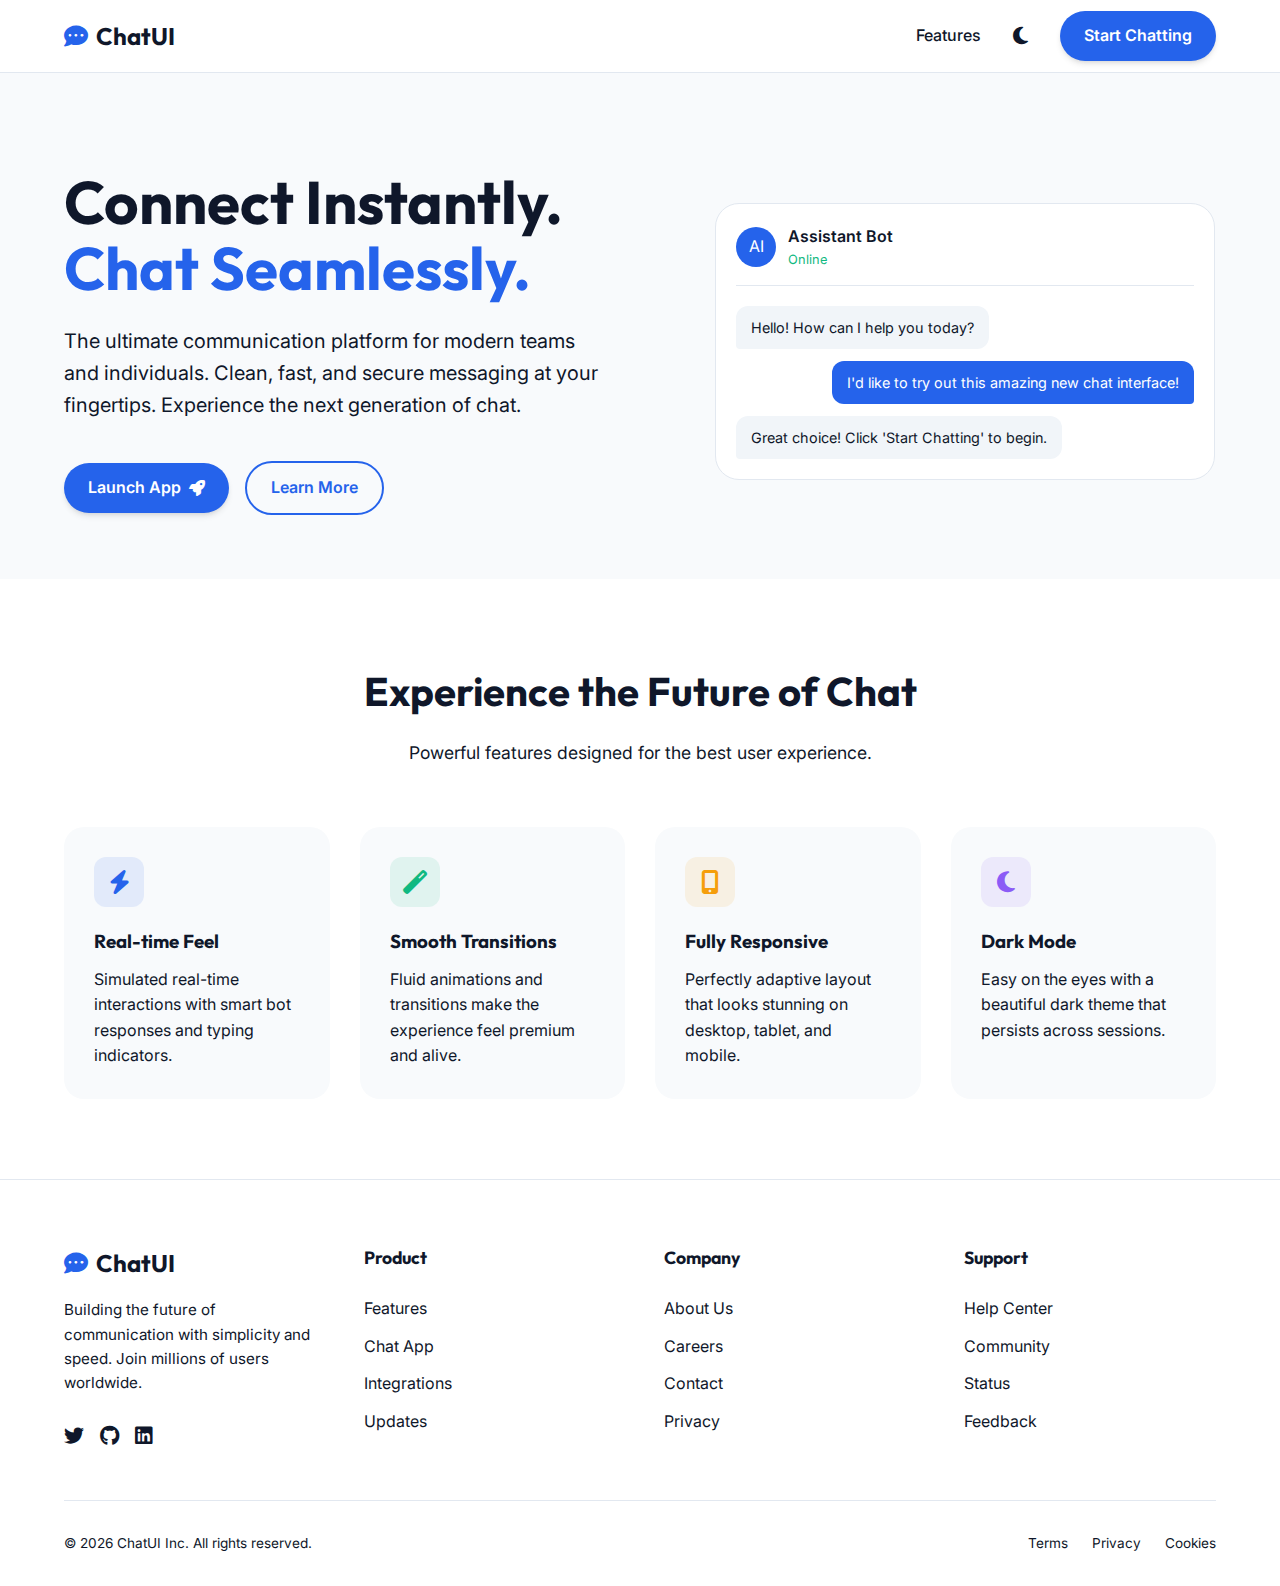
<file: index.html>
<!DOCTYPE html>
<html lang="en">

<head>
    <meta charset="UTF-8">
    <meta name="viewport" content="width=device-width, initial-scale=1.0">
    <title>ChatUI | Connect Instantly. Chat Seamlessly.</title>
    <link rel="stylesheet" href="style.css">
    <link rel="stylesheet" href="https://cdnjs.cloudflare.com/ajax/libs/font-awesome/6.4.0/css/all.min.css">
</head>

<body>
    <header
        style="background: var(--bg-card); position: sticky; top: 0; z-index: 100; border-bottom: 1px solid var(--border-color);">
        <nav class="container flex justify-between items-center" style="height: 72px;">
            <a href="index.html" class="brand flex items-center gap-2" style="font-size: 1.5rem; font-weight: 700;">
                <i class="fas fa-comment-dots" style="color: var(--primary);"></i>
                <span>ChatUI</span>
            </a>
            <div class="nav-links flex items-center gap-8">
                <a href="#features" class="text-muted" style="font-weight: 500;">Features</a>
                <button id="theme-toggle" class="btn-icon"
                    style="background: none; color: var(--text-main); font-size: 1.25rem;">
                    <i class="fas fa-moon"></i>
                </button>
                <a href="chat.html" class="btn btn-primary">Start Chatting</a>
            </div>
        </nav>
    </header>

    <main>
        <!-- Hero Section -->
        <section class="hero" style="padding: var(--space-24) 0 var(--space-16);">
            <div class="container flex items-center justify-between" style="flex-wrap: wrap; gap: var(--space-12);">
                <div class="hero-content flex-column animate-fade" style="flex: 1.2; min-width: 300px;">
                    <h1
                        style="font-size: clamp(2.5rem, 5vw, 3.75rem); line-height: 1.1; margin-bottom: var(--space-6);">
                        Connect Instantly. <span style="color: var(--primary);">Chat Seamlessly.</span></h1>
                    <p class="text-muted" style="font-size: 1.25rem; margin-bottom: var(--space-10); max-width: 540px;">
                        The ultimate communication platform for modern teams and individuals. Clean, fast, and secure
                        messaging at your fingertips. Experience the next generation of chat.
                    </p>
                    <div class="flex items-center gap-4">
                        <a href="chat.html" class="btn btn-primary">
                            Launch App <i class="fas fa-rocket"></i>
                        </a>
                        <a href="#features" class="btn btn-outline">Learn More</a>
                    </div>
                </div>
                <div class="hero-image animate-scale"
                    style="flex: 1; min-width: 300px; display: flex; justify-content: center;">
                    <div class="chat-preview"
                        style="background: var(--bg-card); padding: 20px; border-radius: 24px; box-shadow: var(--shadow-lg); width: 100%; max-width: 500px; border: 1px solid var(--border-color);">
                        <div class="chat-header flex items-center gap-3"
                            style="border-bottom: 1px solid var(--border-color); padding-bottom: 15px; margin-bottom: 20px;">
                            <div
                                style="width: 40px; height: 40px; border-radius: 50%; background: var(--primary); display: flex; align-items: center; justify-content: center; color: white;">
                                AI</div>
                            <div>
                                <div style="font-weight: 600;">Assistant Bot</div>
                                <div style="font-size: 0.8rem; color: #10b981;">Online</div>
                            </div>
                        </div>
                        <div class="chat-mockup flex-column gap-3">
                            <div
                                style="align-self: flex-start; background: var(--chat-bot-bg); padding: 10px 15px; border-radius: 12px 12px 12px 4px; max-width: 80%; font-size: 0.9rem;">
                                Hello! How can I help you today?</div>
                            <div
                                style="align-self: flex-end; background: var(--chat-user-bg); color: white; padding: 10px 15px; border-radius: 12px 12px 4px 12px; max-width: 80%; font-size: 0.9rem;">
                                I'd like to try out this amazing new chat interface!</div>
                            <div
                                style="align-self: flex-start; background: var(--chat-bot-bg); padding: 10px 15px; border-radius: 12px 12px 12px 4px; max-width: 80%; font-size: 0.9rem;">
                                Great choice! Click 'Start Chatting' to begin.</div>
                        </div>
                    </div>
                </div>
            </div>
        </section>

        <!-- Features Section -->
        <section id="features" style="padding: 80px 0; background-color: var(--bg-card);">
            <div class="container">
                <div class="text-center" style="margin-bottom: 60px;">
                    <h2 style="font-size: 2.5rem; margin-bottom: 1rem;">Experience the Future of Chat</h2>
                    <p class="text-muted" style="font-size: 1.1rem;">Powerful features designed for the best user
                        experience.</p>
                </div>
                <div class="features-grid"
                    style="display: grid; grid-template-columns: repeat(auto-fit, minmax(250px, 1fr)); gap: 30px;">
                    <div class="feature-card animate-fade"
                        style="padding: 30px; background: var(--bg-main); border-radius: 20px; transition: var(--transition);">
                        <div
                            style="width: 50px; height: 50px; border-radius: 12px; background: rgba(37, 99, 235, 0.1); color: var(--primary); display: flex; align-items: center; justify-content: center; font-size: 1.5rem; margin-bottom: 20px;">
                            <i class="fas fa-bolt"></i>
                        </div>
                        <h3 style="margin-bottom: 10px;">Real-time Feel</h3>
                        <p class="text-muted">Simulated real-time interactions with smart bot responses and typing
                            indicators.</p>
                    </div>
                    <div class="feature-card animate-fade"
                        style="padding: 30px; background: var(--bg-main); border-radius: 20px; transition: var(--transition);">
                        <div
                            style="width: 50px; height: 50px; border-radius: 12px; background: rgba(16, 185, 129, 0.1); color: #10b981; display: flex; align-items: center; justify-content: center; font-size: 1.5rem; margin-bottom: 20px;">
                            <i class="fas fa-magic"></i>
                        </div>
                        <h3 style="margin-bottom: 10px;">Smooth Transitions</h3>
                        <p class="text-muted">Fluid animations and transitions make the experience feel premium and
                            alive.</p>
                    </div>
                    <div class="feature-card animate-fade"
                        style="padding: 30px; background: var(--bg-main); border-radius: 20px; transition: var(--transition);">
                        <div
                            style="width: 50px; height: 50px; border-radius: 12px; background: rgba(245, 158, 11, 0.1); color: #f59e0b; display: flex; align-items: center; justify-content: center; font-size: 1.5rem; margin-bottom: 20px;">
                            <i class="fas fa-mobile-alt"></i>
                        </div>
                        <h3 style="margin-bottom: 10px;">Fully Responsive</h3>
                        <p class="text-muted">Perfectly adaptive layout that looks stunning on desktop, tablet, and
                            mobile.</p>
                    </div>
                    <div class="feature-card animate-fade"
                        style="padding: 30px; background: var(--bg-main); border-radius: 20px; transition: var(--transition);">
                        <div
                            style="width: 50px; height: 50px; border-radius: 12px; background: rgba(139, 92, 246, 0.1); color: #8b5cf6; display: flex; align-items: center; justify-content: center; font-size: 1.5rem; margin-bottom: 20px;">
                            <i class="fas fa-moon"></i>
                        </div>
                        <h3 style="margin-bottom: 10px;">Dark Mode</h3>
                        <p class="text-muted">Easy on the eyes with a beautiful dark theme that persists across
                            sessions.</p>
                    </div>
                </div>
            </div>
        </section>
    </main>

    <footer
        style="padding: var(--space-16) 0 var(--space-8); border-top: 1px solid var(--border-color); background: var(--bg-card);">
        <div class="container">
            <div class="footer-grid"
                style="display: grid; grid-template-columns: repeat(auto-fit, minmax(200px, 1fr)); gap: var(--space-12); margin-bottom: var(--space-12);">
                <div class="footer-info">
                    <div class="brand flex items-center gap-2"
                        style="font-size: 1.5rem; font-weight: 700; margin-bottom: var(--space-4);">
                        <i class="fas fa-comment-dots" style="color: var(--primary);"></i>
                        <span>ChatUI</span>
                    </div>
                    <p class="text-muted" style="font-size: 0.95rem; margin-bottom: var(--space-6);">
                        Building the future of communication with simplicity and speed. Join millions of users
                        worldwide.
                    </p>
                    <div class="social-links flex gap-4">
                        <a href="#" class="text-muted hover:text-primary" style="font-size: 1.25rem;"><i
                                class="fab fa-twitter"></i></a>
                        <a href="#" class="text-muted hover:text-primary" style="font-size: 1.25rem;"><i
                                class="fab fa-github"></i></a>
                        <a href="#" class="text-muted hover:text-primary" style="font-size: 1.25rem;"><i
                                class="fab fa-linkedin"></i></a>
                    </div>
                </div>
                <div class="footer-nav">
                    <h4 style="margin-bottom: var(--space-6); font-size: 1.1rem;">Product</h4>
                    <ul class="flex-column gap-3">
                        <li><a href="#features" class="text-muted hover:text-primary">Features</a></li>
                        <li><a href="chat.html" class="text-muted hover:text-primary">Chat App</a></li>
                        <li><a href="#" class="text-muted hover:text-primary">Integrations</a></li>
                        <li><a href="#" class="text-muted hover:text-primary">Updates</a></li>
                    </ul>
                </div>
                <div class="footer-nav">
                    <h4 style="margin-bottom: var(--space-6); font-size: 1.1rem;">Company</h4>
                    <ul class="flex-column gap-3">
                        <li><a href="#" class="text-muted hover:text-primary">About Us</a></li>
                        <li><a href="#" class="text-muted hover:text-primary">Careers</a></li>
                        <li><a href="#" class="text-muted hover:text-primary">Contact</a></li>
                        <li><a href="#" class="text-muted hover:text-primary">Privacy</a></li>
                    </ul>
                </div>
                <div class="footer-nav">
                    <h4 style="margin-bottom: var(--space-6); font-size: 1.1rem;">Support</h4>
                    <ul class="flex-column gap-3">
                        <li><a href="#" class="text-muted hover:text-primary">Help Center</a></li>
                        <li><a href="#" class="text-muted hover:text-primary">Community</a></li>
                        <li><a href="#" class="text-muted hover:text-primary">Status</a></li>
                        <li><a href="#" class="text-muted hover:text-primary">Feedback</a></li>
                    </ul>
                </div>
            </div>
            <div class="footer-bottom flex justify-between items-center"
                style="padding-top: var(--space-8); border-top: 1px solid var(--border-color);">
                <p class="text-muted" style="font-size: 0.85rem;">&copy; 2026 ChatUI Inc. All rights reserved.</p>
                <div class="flex gap-6">
                    <a href="#" class="text-muted" style="font-size: 0.85rem;">Terms</a>
                    <a href="#" class="text-muted" style="font-size: 0.85rem;">Privacy</a>
                    <a href="#" class="text-muted" style="font-size: 0.85rem;">Cookies</a>
                </div>
            </div>
        </div>
    </footer>

    <script src="script.js"></script>
</body>

</html>
</file>
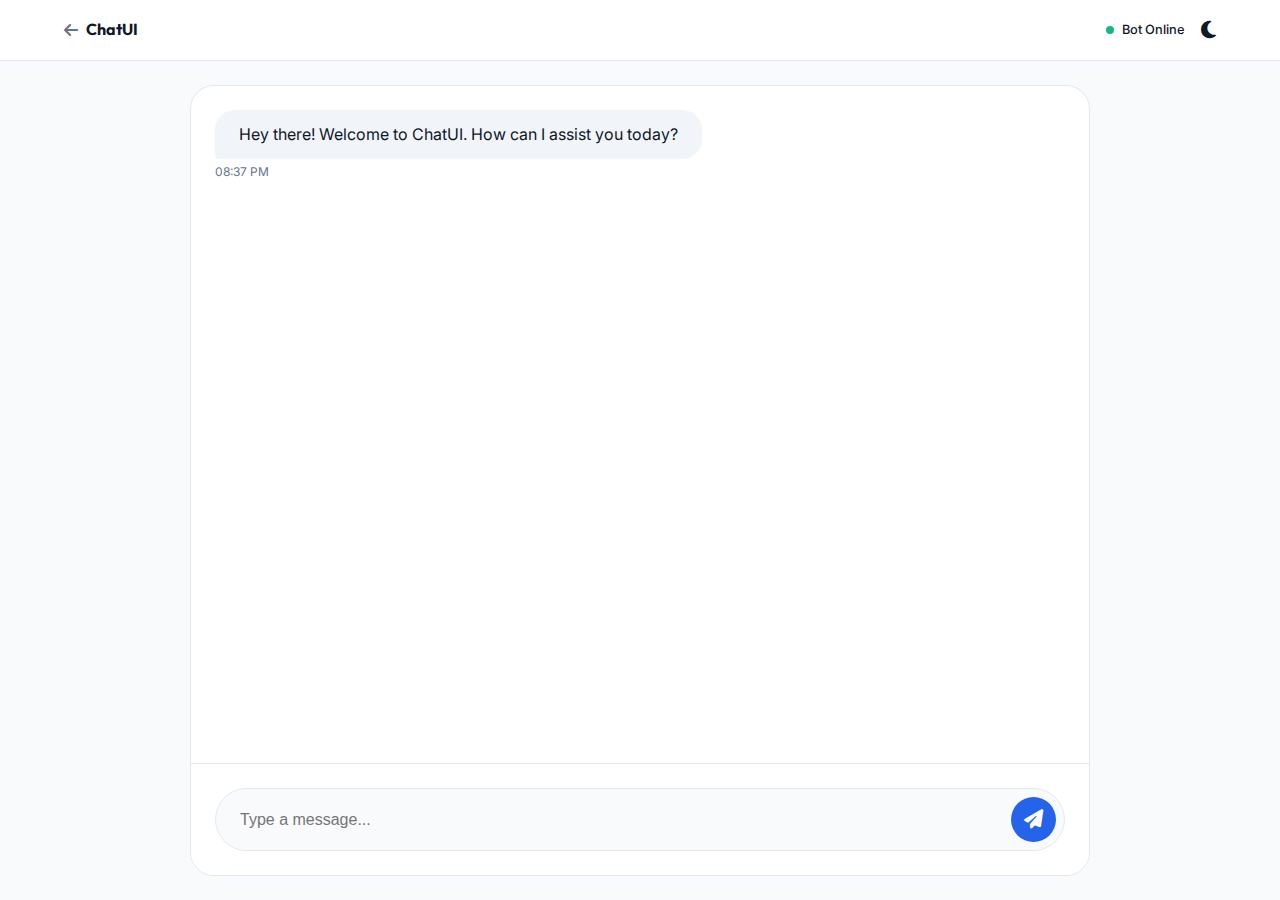
<file: chat.html>
<!DOCTYPE html>
<html lang="en">

<head>
    <meta charset="UTF-8">
    <meta name="viewport" content="width=device-width, initial-scale=1.0">
    <title>ChatUI | Messaging App</title>
    <link rel="stylesheet" href="style.css">
    <link rel="stylesheet" href="https://cdnjs.cloudflare.com/ajax/libs/font-awesome/6.4.0/css/all.min.css">
    <style>
        body {
            height: 100vh;
            display: flex;
            flex-direction: column;
            overflow: hidden;
        }

        .chat-container {
            flex: 1;
            display: flex;
            flex-direction: column;
            max-width: 900px;
            margin: var(--space-6) auto;
            width: 95%;
            background: var(--bg-card);
            border-radius: 24px;
            box-shadow: var(--shadow-lg);
            border: 1px solid var(--border-color);
            position: relative;
            overflow: hidden;
        }

        .chat-header {
            padding: var(--space-4) var(--space-6);
            border-bottom: 1px solid var(--border-color);
            display: flex;
            justify-content: space-between;
            align-items: center;
        }

        .chat-messages {
            flex: 1;
            overflow-y: auto;
            padding: var(--space-6);
            display: flex;
            flex-direction: column;
            gap: var(--space-4);
            scroll-behavior: smooth;
        }

        /* Scrollbar Styling */
        .chat-messages::-webkit-scrollbar {
            width: 6px;
        }

        .chat-messages::-webkit-scrollbar-track {
            background: transparent;
        }

        .chat-messages::-webkit-scrollbar-thumb {
            background: var(--border-color);
            border-radius: 10px;
        }

        .message {
            max-width: 80%;
            display: flex;
            flex-direction: column;
        }

        .message.user {
            align-self: flex-end;
            align-items: flex-end;
        }

        .message.bot {
            align-self: flex-start;
            align-items: flex-start;
        }

        .message-bubble {
            padding: var(--space-3) var(--space-6);
            border-radius: 20px;
            font-size: 1rem;
            line-height: 1.5;
            box-shadow: var(--shadow-sm);
        }

        .user .message-bubble {
            background: var(--chat-user-bg);
            color: var(--chat-user-text);
            border-bottom-right-radius: 4px;
        }

        .bot .message-bubble {
            background: var(--chat-bot-bg);
            color: var(--chat-bot-text);
            border-bottom-left-radius: 4px;
        }

        .message-time {
            font-size: 0.75rem;
            color: var(--text-muted);
            margin-top: var(--space-1);
        }

        .typing-indicator {
            display: none;
            align-items: center;
            gap: var(--space-2);
            padding: var(--space-3) var(--space-6);
            background: var(--chat-bot-bg);
            border-radius: 20px;
            width: fit-content;
            margin-bottom: var(--space-4);
            align-self: flex-start;
            border-bottom-left-radius: 4px;
        }

        .dot {
            width: 6px;
            height: 6px;
            background: var(--text-muted);
            border-radius: 50%;
            animation: bounce 1s infinite ease-in-out;
        }

        .dot:nth-child(2) {
            animation-delay: 0.2s;
        }

        .dot:nth-child(3) {
            animation-delay: 0.4s;
        }

        .chat-input-area {
            padding: var(--space-6);
            border-top: 1px solid var(--border-color);
            background: var(--bg-card);
        }

        .input-wrapper {
            display: flex;
            gap: var(--space-3);
            background: var(--bg-main);
            padding: var(--space-2) var(--space-2) var(--space-2) var(--space-6);
            border-radius: 999px;
            border: 1px solid var(--border-color);
            transition: var(--transition);
        }

        .input-wrapper:focus-within {
            border-color: var(--primary);
            box-shadow: 0 0 0 2px rgba(37, 99, 235, 0.1);
        }

        #message-input {
            flex: 1;
            background: transparent;
            border: none;
            outline: none;
            color: var(--text-main);
            font-size: 1rem;
            padding: 10px 0;
        }

        .btn-send {
            width: 45px;
            height: 45px;
            border-radius: 50%;
            background: var(--primary);
            color: white;
            display: flex;
            align-items: center;
            justify-content: center;
            font-size: 1.2rem;
            border: none;
        }

        .btn-send:hover {
            transform: scale(1.05);
            background: var(--primary-hover);
        }

        @media (max-width: 600px) {
            .chat-container {
                margin: 0;
                border-radius: 0;
                height: 100vh;
            }

            body {
                padding: 0;
            }
        }
    </style>
</head>

<body>
    <header style="background: var(--bg-card); border-bottom: 1px solid var(--border-color);">
        <nav class="container flex justify-between items-center" style="height: 60px;">
            <a href="index.html" class="brand flex items-center gap-2" style="font-weight: 700;">
                <i class="fas fa-arrow-left" style="font-size: 1rem; color: var(--text-muted);"></i>
                <span>ChatUI</span>
            </a>
            <div class="flex items-center gap-4">
                <div class="status-indicator flex items-center gap-2">
                    <span style="width: 8px; height: 8px; background: #10b981; border-radius: 50%;"></span>
                    <span style="font-size: 0.8rem; font-weight: 500;">Bot Online</span>
                </div>
                <button id="theme-toggle" class="btn-icon"
                    style="background: none; color: var(--text-main); font-size: 1.25rem;">
                    <i class="fas fa-moon"></i>
                </button>
            </div>
        </nav>
    </header>

    <div class="chat-container">
        <div class="chat-messages" id="chat-messages">
            <!-- Messages will be rendered here -->
        </div>

        <div id="typing-indicator" class="typing-indicator animate-fade">
            <span class="dot"></span>
            <span class="dot"></span>
            <span class="dot"></span>
            <span style="font-size: 0.8rem; color: var(--text-muted); margin-left: 5px;">Bot is typing</span>
        </div>

        <div class="chat-input-area">
            <form id="chat-form">
                <div class="input-wrapper">
                    <input type="text" id="message-input" placeholder="Type a message..." autocomplete="off">
                    <button type="submit" class="btn-send">
                        <i class="fas fa-paper-plane"></i>
                    </button>
                </div>
            </form>
        </div>
    </div>

    <script src="script.js"></script>
</body>

</html>
</file>
<file: style.css>
@import url('https://fonts.googleapis.com/css2?family=Inter:wght@300;400;500;600;700&family=Outfit:wght@400;600;700&display=swap');

:root {
    /* Light Theme */
    --primary: #2563eb;
    --primary-hover: #1d4ed8;
    --bg-main: #f8fafc;
    --bg-card: #ffffff;
    --text-main: #0f172a;
    --text-muted: #64748b;
    --border-color: #e2e8f0;
    --chat-user-bg: #2563eb;
    --chat-user-text: #ffffff;
    --chat-bot-bg: #f1f5f9;
    --chat-bot-text: #0f172a;
    --shadow-sm: 0 1px 2px 0 rgb(0 0 0 / 0.05);
    --shadow-md: 0 4px 6px -1px rgb(0 0 0 / 0.1), 0 2px 4px -2px rgb(0 0 0 / 0.1);
    /* Spacing System */
    --space-1: 0.25rem;
    --space-2: 0.5rem;
    --space-3: 0.75rem;
    --space-4: 1rem;
    --space-6: 1.5rem;
    --space-8: 2rem;
    --space-10: 2.5rem;
    --space-12: 3rem;
    --space-16: 4rem;
    --space-20: 5rem;
    --space-24: 6rem;
    --space-32: 8rem;

    --max-width: 1200px;
}

[data-theme="dark"] {
    /* Dark Theme */
    --primary: #3b82f6;
    --primary-hover: #60a5fa;
    --bg-main: #0f172a;
    --bg-card: #1e293b;
    --text-main: #f8fafc;
    --text-muted: #94a3b8;
    --border-color: #334155;
    --chat-user-bg: #3b82f6;
    --chat-user-text: #ffffff;
    --chat-bot-bg: #334155;
    --chat-bot-text: #f8fafc;
}

* {
    margin: 0;
    padding: 0;
    box-sizing: border-box;
}

html {
    scroll-behavior: smooth;
    font-size: 16px;
}

body {
    font-family: 'Inter', sans-serif;
    background-color: var(--bg-main);
    color: var(--text-main);
    line-height: 1.6;
    transition: var(--transition);
    overflow-x: hidden;
    min-height: 100vh;
}

section {
    padding: var(--space-20) 0;
}

h1,
h2,
h3,
h4,
.brand {
    font-family: 'Outfit', sans-serif;
}

a {
    text-decoration: none;
    color: inherit;
    transition: var(--transition);
}

button {
    cursor: pointer;
    border: none;
    outline: none;
    font-family: inherit;
    transition: var(--transition);
}

ul {
    list-style: none;
}

/* Animations */
@keyframes fadeIn {
    from {
        opacity: 0;
        transform: translateY(10px);
    }

    to {
        opacity: 1;
        transform: translateY(0);
    }
}

@keyframes slideInRight {
    from {
        transform: translateX(30px);
        opacity: 0;
    }

    to {
        transform: translateX(0);
        opacity: 1;
    }
}

@keyframes slideInLeft {
    from {
        transform: translateX(-30px);
        opacity: 0;
    }

    to {
        transform: translateX(0);
        opacity: 1;
    }
}

@keyframes scaleIn {
    from {
        transform: scale(0.9);
        opacity: 0;
    }

    to {
        transform: scale(1);
        opacity: 1;
    }
}

@keyframes bounce {

    0%,
    100% {
        transform: translateY(0);
    }

    50% {
        transform: translateY(-5px);
    }
}

.animate-fade {
    animation: fadeIn 0.6s ease-out forwards;
}

.animate-scale {
    animation: scaleIn 0.4s ease-out forwards;
}

/* Global Utilities */
.container {
    max-width: 1200px;
    margin: 0 auto;
    padding: 0 1.5rem;
}

.flex {
    display: flex;
}

.flex-column {
    display: flex;
    flex-direction: column;
}

.items-center {
    align-items: center;
}

.justify-between {
    justify-content: space-between;
}

.text-center {
    text-align: center;
}

.btn {
    padding: 0.75rem 1.5rem;
    border-radius: 9999px;
    font-weight: 600;
    display: inline-flex;
    align-items: center;
    gap: 0.5rem;
    font-size: 1rem;
}

.btn-primary {
    background-color: var(--primary);
    color: white;
    box-shadow: var(--shadow-md);
}

.btn-primary:hover {
    background-color: var(--primary-hover);
    transform: translateY(-2px);
    box-shadow: var(--shadow-lg);
}

.btn-outline {
    border: 2px solid var(--primary);
    color: var(--primary);
    background: transparent;
}

.btn-outline:hover {
    background-color: var(--primary);
    color: white;
}

.hover\:text-primary:hover {
    color: var(--primary) !important;
}

.gap-2 {
    gap: var(--space-2);
}

.gap-3 {
    gap: var(--space-3);
}

.gap-4 {
    gap: var(--space-4);
}

.gap-6 {
    gap: var(--space-6);
}

.gap-8 {
    gap: var(--space-8);
}

/* Responsive adjustments */
@media (max-width: 768px) {
    section {
        padding: var(--space-12) 0;
    }

    .hero-content h1 {
        text-align: center;
    }

    .hero-content p {
        text-align: center;
        margin-inline: auto;
    }

    .hero-content .flex {
        justify-content: center;
    }

    .footer-grid {
        text-align: center;
    }

    .footer-info .social-links {
        justify-content: center;
    }

    .footer-bottom {
        flex-direction: column;
        gap: var(--space-4);
    }
}
</file>
